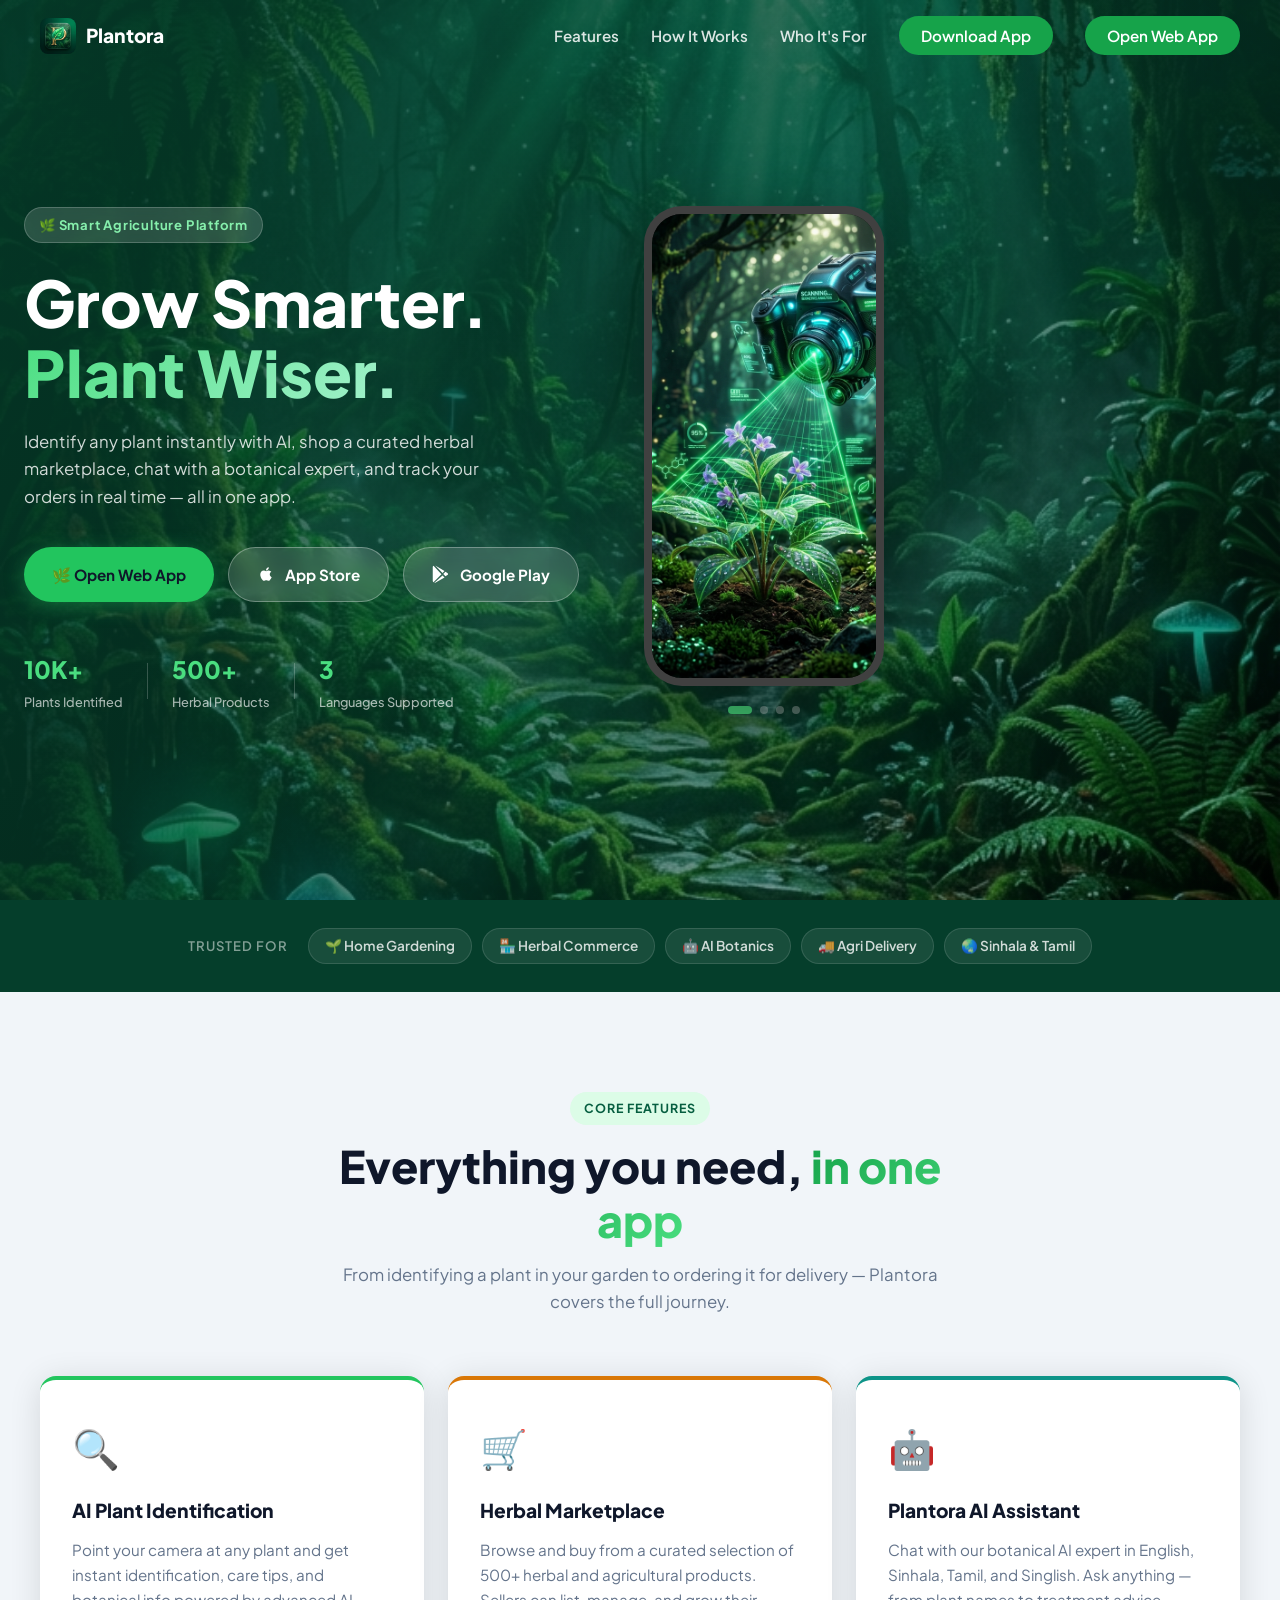
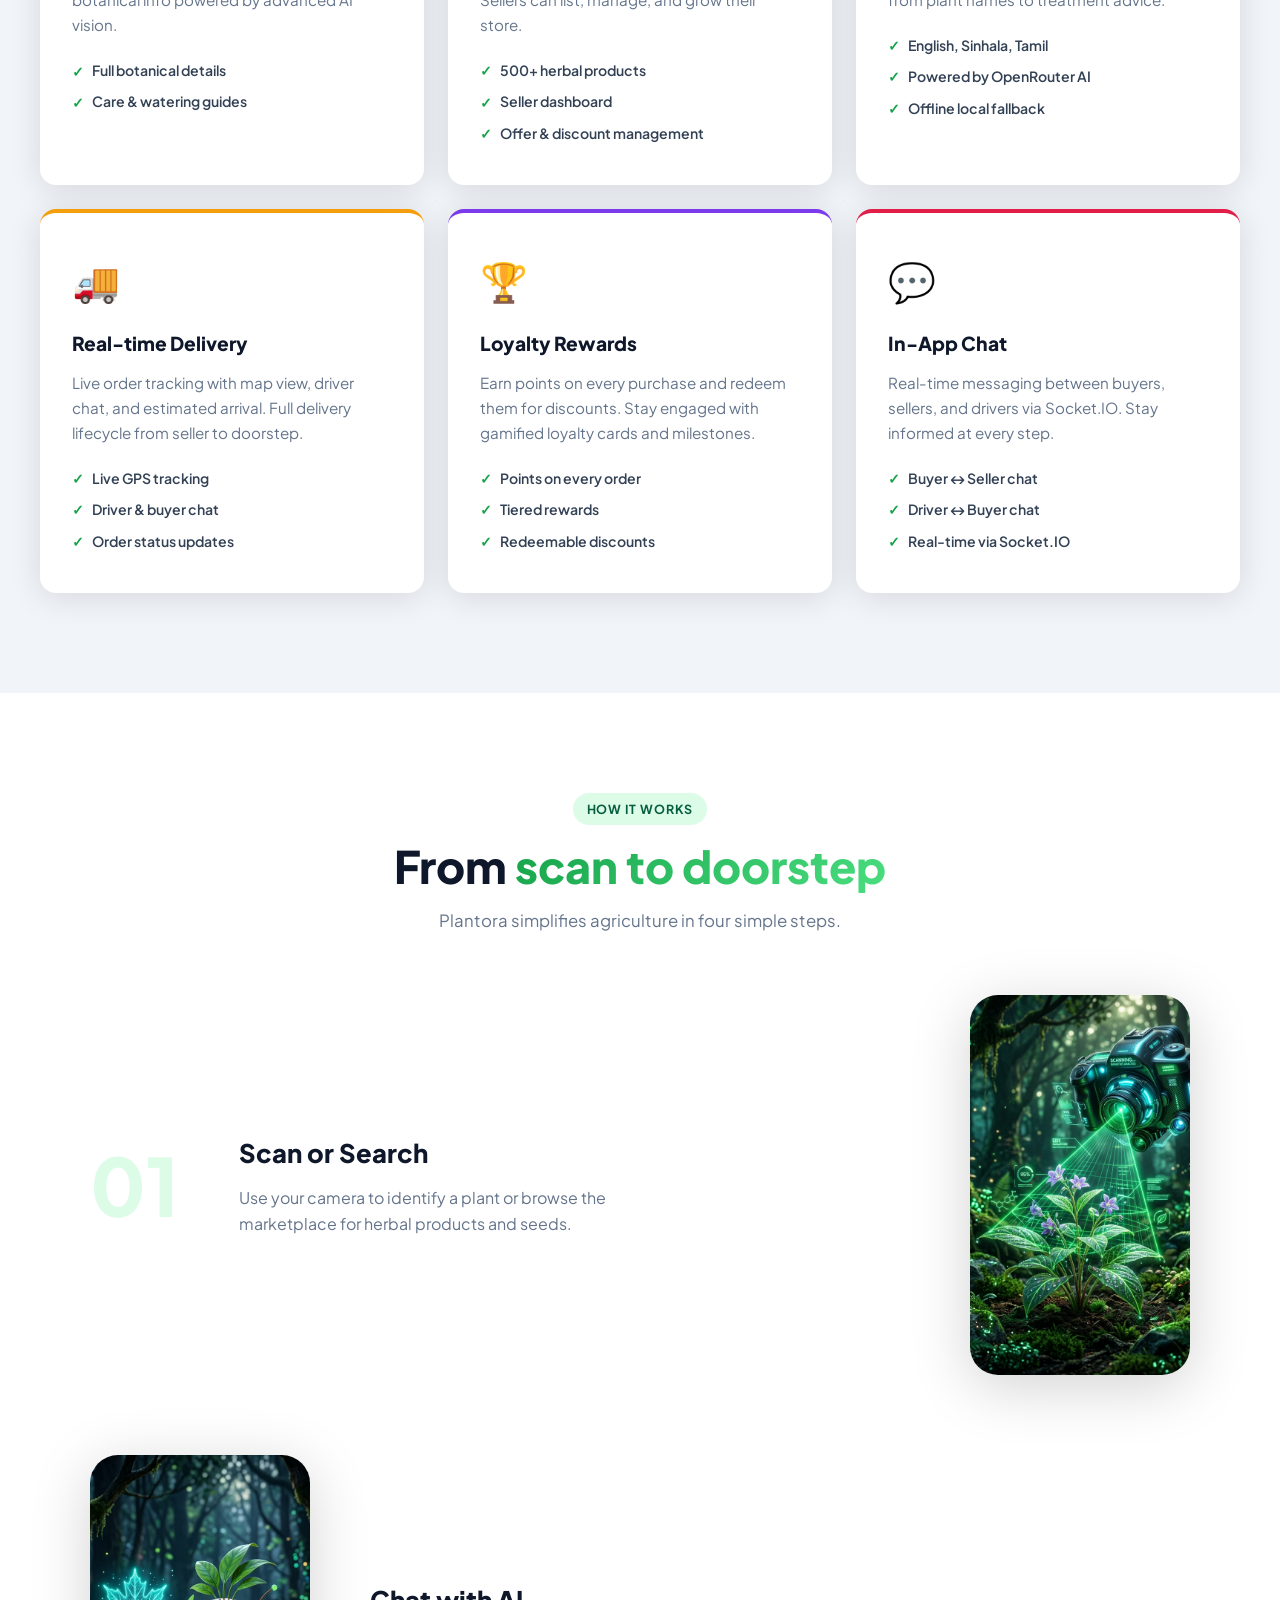
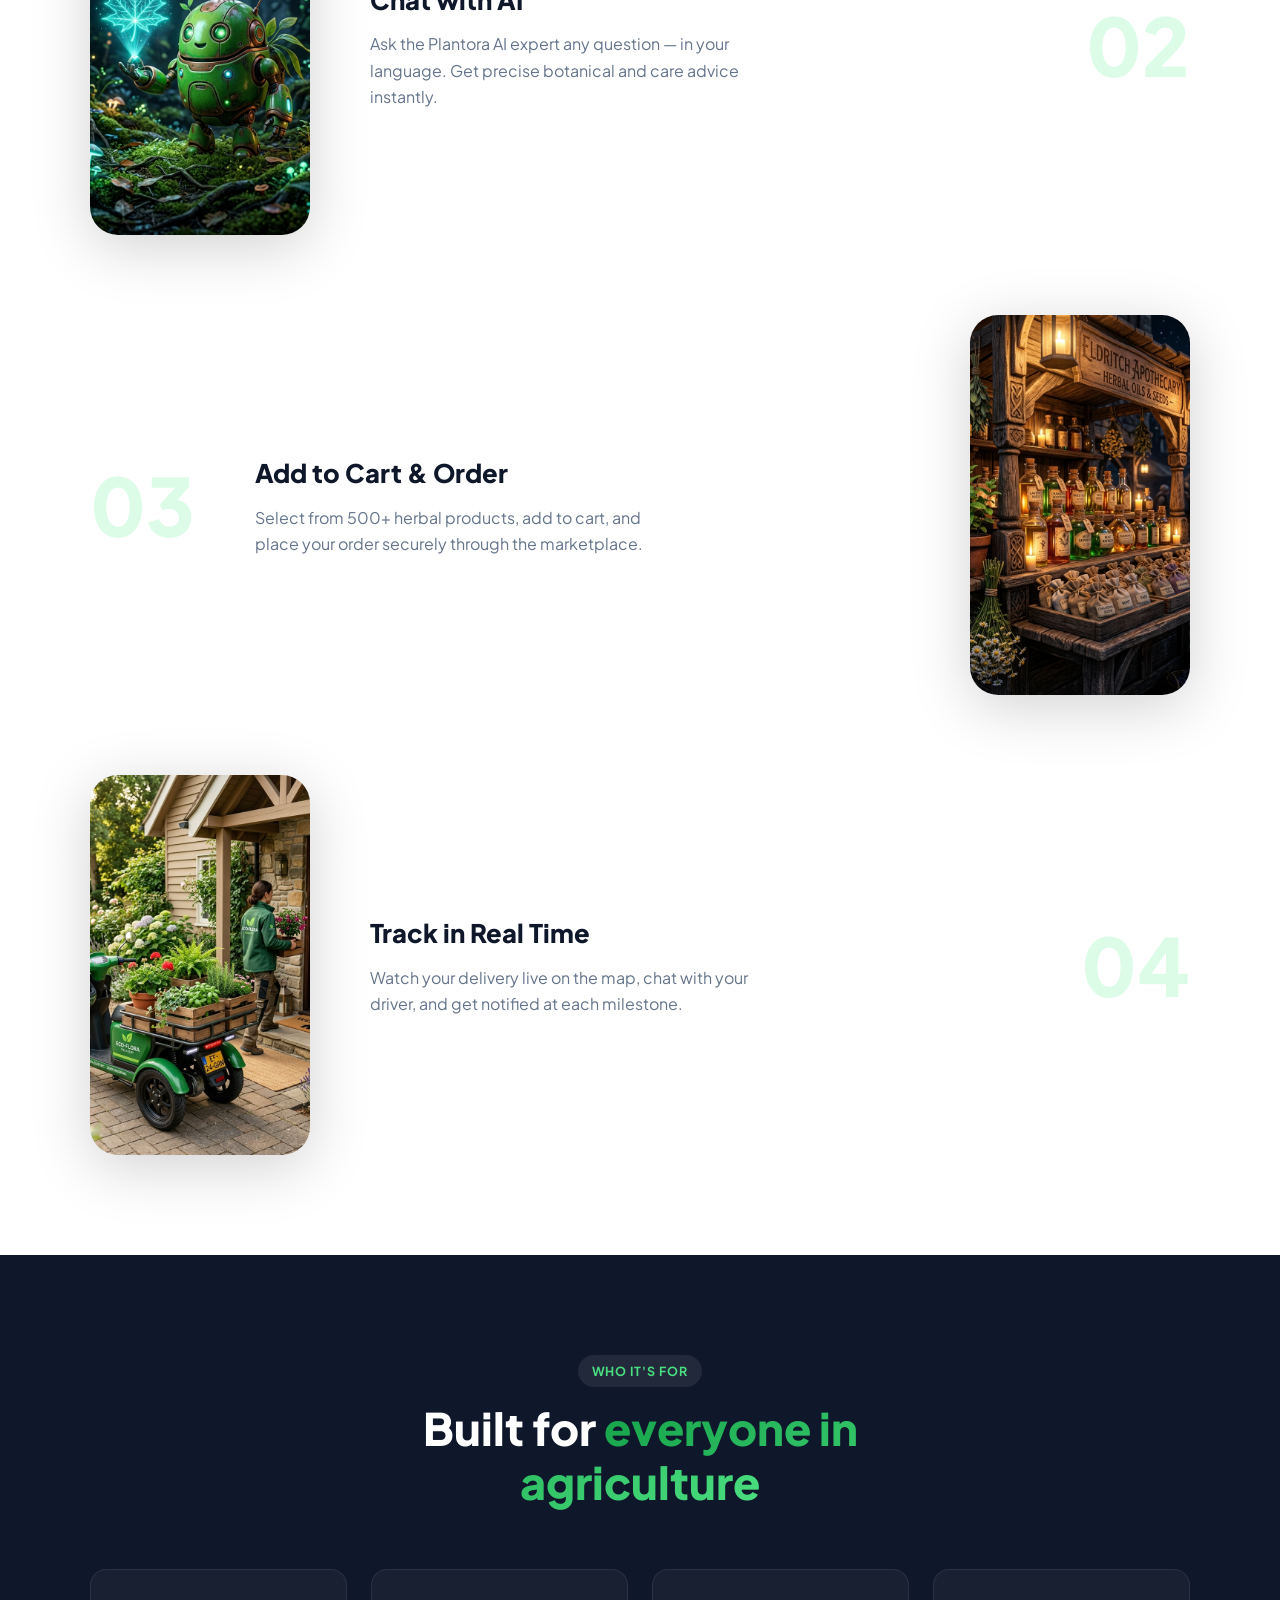
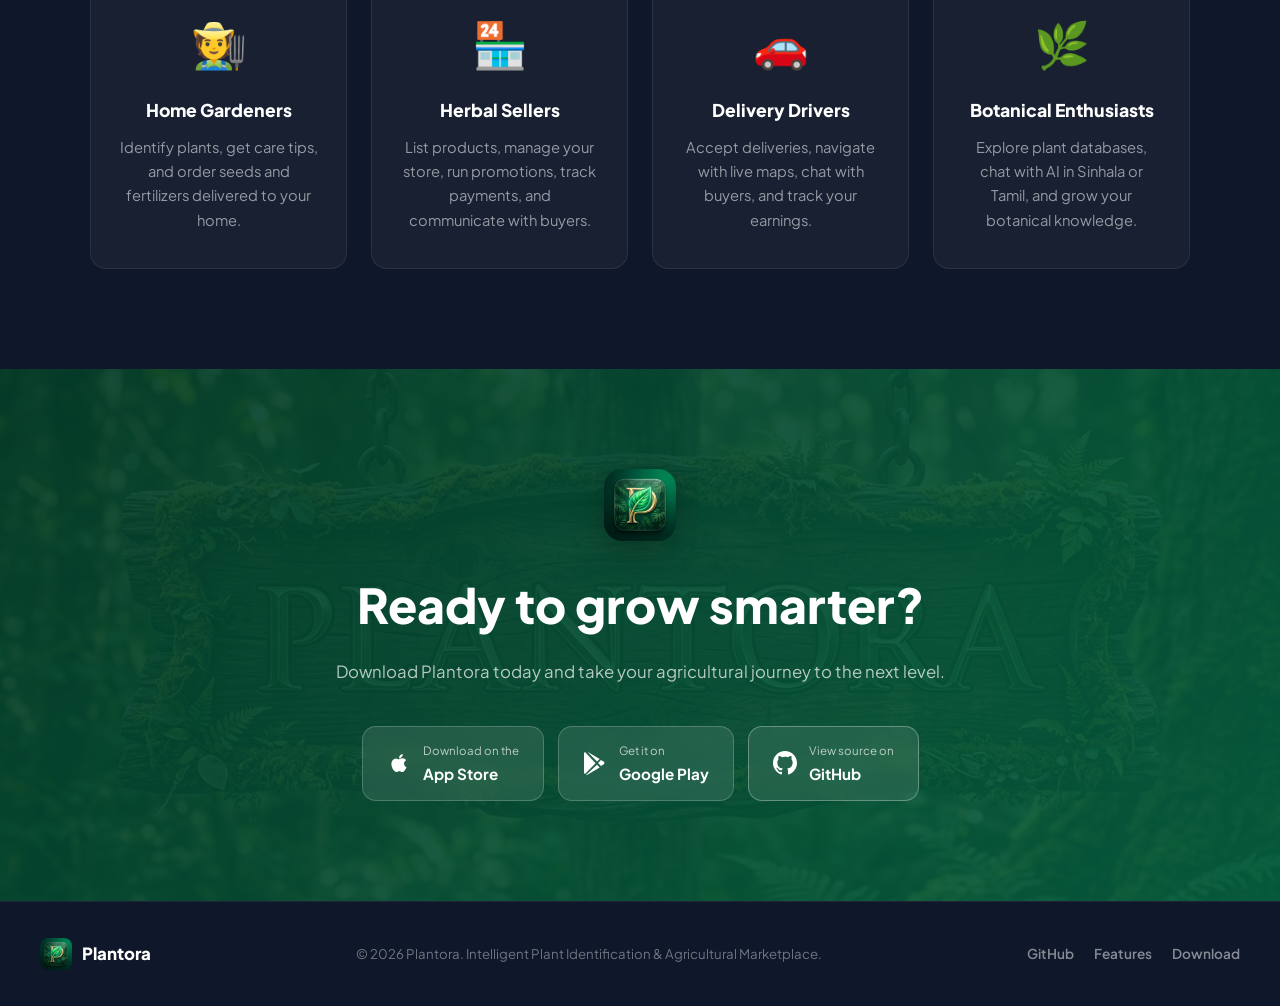
<file: landing.html>
<!DOCTYPE html>
<html lang="en">
<head>
  <meta charset="UTF-8" />
  <meta name="viewport" content="width=device-width, initial-scale=1.0" />
  <title>Plantora — Intelligent Plant Identification & Agricultural Marketplace</title>
  <meta name="description" content="Plantora is your all-in-one smart agriculture companion. Identify plants, shop the herbal marketplace, chat with AI, and track deliveries in real time." />
  <link rel="icon" href="images/plantora_emblem.png" />
  <link rel="preconnect" href="https://fonts.googleapis.com" />
  <link rel="preconnect" href="https://fonts.gstatic.com" crossorigin />
  <link href="https://fonts.googleapis.com/css2?family=Plus+Jakarta+Sans:wght@300;400;500;600;700;800&display=swap" rel="stylesheet" />
  <link rel="stylesheet" href="style.css" />
</head>
<body>

  <!-- ── NAV ─────────────────────────────────────────────────── -->
  <nav id="navbar">
    <div class="nav-inner">
      <a href="#" class="logo">
        <img src="images/plantora_emblem.png" alt="Plantora logo" />
        <span>Plantora</span>
      </a>
      <ul class="nav-links">
        <li><a href="#features">Features</a></li>
        <li><a href="#how">How It Works</a></li>
        <li><a href="#roles">Who It's For</a></li>
        <li><a href="#download" class="btn-nav">Download App</a></li>
        <li><a href="/" class="btn-nav btn-nav--web">Open Web App</a></li>
      </ul>
      <button class="hamburger" id="hamburger" aria-label="Toggle menu">
        <span></span><span></span><span></span>
      </button>
    </div>
  </nav>

  <!-- ── HERO ─────────────────────────────────────────────────── -->
  <section class="hero" id="home">
    <div class="hero-bg"></div>
    <div class="hero-overlay"></div>
    <div class="hero-content">
      <div class="hero-badge">🌿 Smart Agriculture Platform</div>
      <h1>Grow Smarter.<br /><span class="gradient-text">Plant Wiser.</span></h1>
      <p class="hero-sub">Identify any plant instantly with AI, shop a curated herbal marketplace, chat with a botanical expert, and track your orders in real time — all in one app.</p>
      <div class="hero-actions">
        <a href="/" class="btn-primary btn-primary--web">
          🌿 Open Web App
        </a>
        <a href="#download" class="btn-secondary">
          <svg xmlns="http://www.w3.org/2000/svg" viewBox="0 0 24 24" fill="currentColor"><path d="M17.05 20.28c-.98.95-2.05.8-3.08.35-1.09-.46-2.09-.48-3.24 0-1.44.62-2.2.44-3.06-.35C2.79 15.25 3.51 7.7 9.05 7.4c1.35.07 2.29.74 3.08.8 1.18-.24 2.31-.93 3.57-.84 1.51.12 2.65.72 3.4 1.8-3.12 1.87-2.38 5.98.48 7.13-.57 1.39-1.32 2.76-2.54 3.99zM12.03 7.25c-.15-2.23 1.66-4.07 3.74-4.25.29 2.58-2.34 4.5-3.74 4.25z"/></svg>
          App Store
        </a>
        <a href="#download" class="btn-secondary">
          <svg xmlns="http://www.w3.org/2000/svg" viewBox="0 0 24 24" fill="currentColor"><path d="M3.18 23.76c.37.2.8.18 1.16-.04l12.37-7.17-2.67-2.68-10.86 9.89zM20.5 10.56L17.96 9.1 15.06 12l2.9 2.9 2.56-1.48a1.6 1.6 0 000-2.86zM2.01 1.1A1.6 1.6 0 001 2.54v18.92c0 .6.33 1.12.83 1.4l.17.09 10.6-10.61L2.01 1.1zm2.33-.38l12.37 7.17-2.67 2.67L4.34.72z"/></svg>
          Google Play
        </a>
      </div>
      <div class="hero-stats">
        <div class="stat"><span class="stat-num">10K+</span><span class="stat-label">Plants Identified</span></div>
        <div class="stat-divider"></div>
        <div class="stat"><span class="stat-num">500+</span><span class="stat-label">Herbal Products</span></div>
        <div class="stat-divider"></div>
        <div class="stat"><span class="stat-num">3</span><span class="stat-label">Languages Supported</span></div>
      </div>
    </div>
    <div class="hero-mockup">
      <div class="phone-wrap">
        <div class="phone-frame">
          <img src="images/onboarding_plant_id.jpg" alt="Plant identification screen" class="phone-screen active" id="slide-0" />
          <img src="images/onboarding_marketplace.jpg" alt="Marketplace screen" class="phone-screen" id="slide-1" />
          <img src="images/onboarding_ai_chat.jpg" alt="AI Chat screen" class="phone-screen" id="slide-2" />
          <img src="images/onboarding_delivery.jpg" alt="Delivery tracking screen" class="phone-screen" id="slide-3" />
        </div>
        <div class="phone-dots">
          <button type="button" class="dot active" onclick="goSlide(0)" title="Show slide 1" aria-label="Show slide 1"></button>
          <button type="button" class="dot" onclick="goSlide(1)" title="Show slide 2" aria-label="Show slide 2"></button>
          <button type="button" class="dot" onclick="goSlide(3)" title="Show slide 4" aria-label="Show slide 4"></button>
          <button type="button" class="dot" onclick="goSlide(2)" title="Show slide 3" aria-label="Show slide 3"></button>
        </div>
      </div>
    </div>
  </section>

  <!-- ── TRUSTED BY ─────────────────────────────────────────── -->
  <section class="trusted">
    <p class="trusted-label">Trusted for</p>
    <div class="trusted-chips">
      <span>🌱 Home Gardening</span>
      <span>🏪 Herbal Commerce</span>
      <span>🤖 AI Botanics</span>
      <span>🚚 Agri Delivery</span>
      <span>🌏 Sinhala &amp; Tamil</span>
    </div>
  </section>

  <!-- ── FEATURES ───────────────────────────────────────────── -->
  <section class="features" id="features">
    <div class="section-header">
      <div class="section-tag">Core Features</div>
      <h2>Everything you need, <span class="gradient-text">in one app</span></h2>
      <p>From identifying a plant in your garden to ordering it for delivery — Plantora covers the full journey.</p>
    </div>
    <div class="features-grid">

      <div class="feature-card card-green">
        <div class="feature-icon">🔍</div>
        <h3>AI Plant Identification</h3>
        <p>Point your camera at any plant and get instant identification, care tips, and botanical info powered by advanced AI vision.</p>
        <ul class="feature-list">
          
          <li>Full botanical details</li>
          <li>Care & watering guides</li>
        </ul>
      </div>

      <div class="feature-card card-earth">
        <div class="feature-icon">🛒</div>
        <h3>Herbal Marketplace</h3>
        <p>Browse and buy from a curated selection of 500+ herbal and agricultural products. Sellers can list, manage, and grow their store.</p>
        <ul class="feature-list">
          <li>500+ herbal products</li>
          <li>Seller dashboard</li>
          <li>Offer & discount management</li>
        </ul>
      </div>

      <div class="feature-card card-teal">
        <div class="feature-icon">🤖</div>
        <h3>Plantora AI Assistant</h3>
        <p>Chat with our botanical AI expert in English, Sinhala, Tamil, and Singlish. Ask anything — from plant names to treatment advice.</p>
        <ul class="feature-list">
          <li>English, Sinhala, Tamil</li>
          <li>Powered by OpenRouter AI</li>
          <li>Offline local fallback</li>
        </ul>
      </div>

      <div class="feature-card card-amber">
        <div class="feature-icon">🚚</div>
        <h3>Real-time Delivery</h3>
        <p>Live order tracking with map view, driver chat, and estimated arrival. Full delivery lifecycle from seller to doorstep.</p>
        <ul class="feature-list">
          <li>Live GPS tracking</li>
          <li>Driver & buyer chat</li>
          <li>Order status updates</li>
        </ul>
      </div>

      <div class="feature-card card-purple">
        <div class="feature-icon">🏆</div>
        <h3>Loyalty Rewards</h3>
        <p>Earn points on every purchase and redeem them for discounts. Stay engaged with gamified loyalty cards and milestones.</p>
        <ul class="feature-list">
          <li>Points on every order</li>
          <li>Tiered rewards</li>
          <li>Redeemable discounts</li>
        </ul>
      </div>

      <div class="feature-card card-rose">
        <div class="feature-icon">💬</div>
        <h3>In-App Chat</h3>
        <p>Real-time messaging between buyers, sellers, and drivers via Socket.IO. Stay informed at every step.</p>
        <ul class="feature-list">
          <li>Buyer ↔ Seller chat</li>
          <li>Driver ↔ Buyer chat</li>
          <li>Real-time via Socket.IO</li>
        </ul>
      </div>

    </div>
  </section>

  <!-- ── HOW IT WORKS ───────────────────────────────────────── -->
  <section class="how" id="how">
    <div class="section-header">
      <div class="section-tag">How It Works</div>
      <h2>From <span class="gradient-text">scan to doorstep</span></h2>
      <p>Plantora simplifies agriculture in four simple steps.</p>
    </div>
    <div class="steps">
      <div class="step">
        <div class="step-num">01</div>
        <div class="step-content">
          <h3>Scan or Search</h3>
          <p>Use your camera to identify a plant or browse the marketplace for herbal products and seeds.</p>
        </div>
        <div class="step-img">
          <img src="images/onboarding_plant_id.jpg" alt="Scan screen" />
        </div>
      </div>
      <div class="step step-reverse">
        <div class="step-num">02</div>
        <div class="step-content">
          <h3>Chat with AI</h3>
          <p>Ask the Plantora AI expert any question — in your language. Get precise botanical and care advice instantly.</p>
        </div>
        <div class="step-img">
          <img src="images/onboarding_ai_chat.jpg" alt="AI chat screen" />
        </div>
      </div>
      <div class="step">
        <div class="step-num">03</div>
        <div class="step-content">
          <h3>Add to Cart &amp; Order</h3>
          <p>Select from 500+ herbal products, add to cart, and place your order securely through the marketplace.</p>
        </div>
        <div class="step-img">
          <img src="images/onboarding_marketplace.jpg" alt="Marketplace screen" />
        </div>
      </div>
      <div class="step step-reverse">
        <div class="step-num">04</div>
        <div class="step-content">
          <h3>Track in Real Time</h3>
          <p>Watch your delivery live on the map, chat with your driver, and get notified at each milestone.</p>
        </div>
        <div class="step-img">
          <img src="images/onboarding_delivery.jpg" alt="Delivery tracking" />
        </div>
      </div>
    </div>
  </section>

  <!-- ── ROLES ─────────────────────────────────────────────── -->
  <section class="roles" id="roles">
    <div class="section-header">
      <div class="section-tag">Who It's For</div>
      <h2>Built for <span class="gradient-text">everyone in agriculture</span></h2>
    </div>
    <div class="roles-grid">
      <div class="role-card">
        <div class="role-emoji">🧑‍🌾</div>
        <h3>Home Gardeners</h3>
        <p>Identify plants, get care tips, and order seeds and fertilizers delivered to your home.</p>
      </div>
      <div class="role-card">
        <div class="role-emoji">🏪</div>
        <h3>Herbal Sellers</h3>
        <p>List products, manage your store, run promotions, track payments, and communicate with buyers.</p>
      </div>
      <div class="role-card">
        <div class="role-emoji">🚗</div>
        <h3>Delivery Drivers</h3>
        <p>Accept deliveries, navigate with live maps, chat with buyers, and track your earnings.</p>
      </div>
      <div class="role-card">
        <div class="role-emoji">🌿</div>
        <h3>Botanical Enthusiasts</h3>
        <p>Explore plant databases, chat with AI in Sinhala or Tamil, and grow your botanical knowledge.</p>
      </div>
    </div>
  </section>

  <!-- ── DOWNLOAD ───────────────────────────────────────────── -->
  <section class="download" id="download">
    <div class="download-bg"></div>
    <div class="download-content">
      <img src="images/plantora_emblem.png" alt="Plantora" class="download-logo" />
      <h2>Ready to grow smarter?</h2>
      <p>Download Plantora today and take your agricultural journey to the next level.</p>
      <div class="download-btns">
        <a href="#" class="btn-store">
          <svg xmlns="http://www.w3.org/2000/svg" viewBox="0 0 24 24" fill="currentColor"><path d="M17.05 20.28c-.98.95-2.05.8-3.08.35-1.09-.46-2.09-.48-3.24 0-1.44.62-2.2.44-3.06-.35C2.79 15.25 3.51 7.7 9.05 7.4c1.35.07 2.29.74 3.08.8 1.18-.24 2.31-.93 3.57-.84 1.51.12 2.65.72 3.4 1.8-3.12 1.87-2.38 5.98.48 7.13-.57 1.39-1.32 2.76-2.54 3.99zM12.03 7.25c-.15-2.23 1.66-4.07 3.74-4.25.29 2.58-2.34 4.5-3.74 4.25z"/></svg>
          <div><small>Download on the</small><strong>App Store</strong></div>
        </a>
        <a href="#" class="btn-store">
          <svg xmlns="http://www.w3.org/2000/svg" viewBox="0 0 24 24" fill="currentColor"><path d="M3.18 23.76c.37.2.8.18 1.16-.04l12.37-7.17-2.67-2.68-10.86 9.89zM20.5 10.56L17.96 9.1 15.06 12l2.9 2.9 2.56-1.48a1.6 1.6 0 000-2.86zM2.01 1.1A1.6 1.6 0 001 2.54v18.92c0 .6.33 1.12.83 1.4l.17.09 10.6-10.61L2.01 1.1zm2.33-.38l12.37 7.17-2.67 2.67L4.34.72z"/></svg>
          <div><small>Get it on</small><strong>Google Play</strong></div>
        </a>
        <a href="https://github.com/Kavishka0002/Agriculture-App" target="_blank" rel="noopener noreferrer" class="btn-store btn-store-gh">
          <svg xmlns="http://www.w3.org/2000/svg" viewBox="0 0 24 24" fill="currentColor"><path d="M12 0C5.37 0 0 5.37 0 12c0 5.3 3.44 9.8 8.2 11.39.6.11.82-.26.82-.58v-2.04c-3.34.73-4.04-1.61-4.04-1.61-.55-1.39-1.34-1.76-1.34-1.76-1.09-.74.08-.73.08-.73 1.2.08 1.84 1.24 1.84 1.24 1.07 1.83 2.81 1.3 3.49 1 .11-.78.42-1.3.76-1.6-2.67-.3-5.47-1.33-5.47-5.93 0-1.31.47-2.38 1.24-3.22-.13-.3-.54-1.52.12-3.18 0 0 1.01-.32 3.3 1.23a11.5 11.5 0 013-.4c1.02.005 2.04.14 3 .4 2.28-1.55 3.29-1.23 3.29-1.23.66 1.66.25 2.88.12 3.18.77.84 1.23 1.91 1.23 3.22 0 4.61-2.81 5.63-5.48 5.92.43.37.81 1.1.81 2.22v3.29c0 .32.22.7.82.58C20.56 21.8 24 17.3 24 12c0-6.63-5.37-12-12-12z"/></svg>
          <div><small>View source on</small><strong>GitHub</strong></div>
        </a>
      </div>
    </div>
  </section>

  <!-- ── FOOTER ─────────────────────────────────────────────── -->
  <footer>
    <div class="footer-inner">
      <div class="footer-brand">
        <img src="images/plantora_emblem.png" alt="Plantora" />
        <span>Plantora</span>
      </div>
      <p class="footer-copy">© 2026 Plantora. Intelligent Plant Identification &amp; Agricultural Marketplace.</p>
      <div class="footer-links">
        <a href="https://github.com/Kavishka0002/Agriculture-App" target="_blank" rel="noopener noreferrer">GitHub</a>
        <a href="#features">Features</a>
        <a href="#download">Download</a>
      </div>
    </div>
  </footer>

  <script src="script.js"></script>
</body>
</html>
</file>
<file: style.css>
/* ── RESET & BASE ─────────────────────────────────────────── */
*, *::before, *::after { box-sizing: border-box; margin: 0; padding: 0; }

:root {
  --green-900: #053E2B;
  --green-800: #065e40;
  --green-600: #16a34a;
  --green-500: #22c55e;
  --green-400: #4ade80;
  --green-300: #86efac;
  --green-100: #dcfce7;
  --earth:     #92400e;
  --earth-lt:  #fef3c7;
  --teal:      #0d9488;
  --amber:     #d97706;
  --purple:    #7c3aed;
  --rose:      #e11d48;
  --gray-900:  #0f172a;
  --gray-800:  #1e293b;
  --gray-700:  #334155;
  --gray-500:  #64748b;
  --gray-200:  #e2e8f0;
  --gray-100:  #f1f5f9;
  --white:     #ffffff;
  --font:      'Plus Jakarta Sans', sans-serif;
  --radius:    16px;
  --shadow:    0 4px 32px rgba(0,0,0,.12);
  --shadow-lg: 0 12px 60px rgba(0,0,0,.18);
}

html { scroll-behavior: smooth; }

body {
  font-family: var(--font);
  color: var(--gray-900);
  background: var(--white);
  line-height: 1.65;
  overflow-x: hidden;
}

img { display: block; max-width: 100%; }
a  { text-decoration: none; color: inherit; }
ul { list-style: none; }

/* ── UTILITIES ─────────────────────────────────────────────── */
.gradient-text {
  background: linear-gradient(135deg, var(--green-600), var(--green-400));
  -webkit-background-clip: text;
  -webkit-text-fill-color: transparent;
  background-clip: text;
}

.section-header {
  text-align: center;
  max-width: 640px;
  margin: 0 auto 60px;
}
.section-tag {
  display: inline-block;
  background: var(--green-100);
  color: var(--green-800);
  font-size: .78rem;
  font-weight: 700;
  letter-spacing: .08em;
  text-transform: uppercase;
  padding: 6px 14px;
  border-radius: 99px;
  margin-bottom: 14px;
}
.section-header h2 {
  font-size: clamp(1.8rem, 4vw, 2.8rem);
  font-weight: 800;
  line-height: 1.2;
  margin-bottom: 14px;
}
.section-header p { color: var(--gray-500); font-size: 1.05rem; }

/* ── NAVBAR ────────────────────────────────────────────────── */
#navbar {
  position: fixed; top: 0; left: 0; right: 0; z-index: 100;
  padding: 0 24px;
  transition: background .3s, box-shadow .3s;
}
#navbar.scrolled {
  background: rgba(255,255,255,.92);
  backdrop-filter: blur(12px);
  -webkit-backdrop-filter: blur(12px);
  box-shadow: 0 2px 20px rgba(0,0,0,.08);
}
.nav-inner {
  max-width: 1200px;
  margin: 0 auto;
  height: 72px;
  display: flex;
  align-items: center;
  justify-content: space-between;
  gap: 24px;
}
.logo {
  display: flex;
  align-items: center;
  gap: 10px;
  font-weight: 800;
  font-size: 1.2rem;
  color: var(--white);
  transition: color .3s;
}
#navbar.scrolled .logo { color: var(--gray-900); }
.logo img { width: 36px; height: 36px; border-radius: 8px; object-fit: cover; }

.nav-links {
  display: flex;
  align-items: center;
  gap: 32px;
}
.nav-links a {
  font-weight: 600;
  font-size: .95rem;
  color: rgba(255,255,255,.85);
  transition: color .2s;
}
#navbar.scrolled .nav-links a { color: var(--gray-700); }
.nav-links a:hover { color: var(--green-400); }
#navbar.scrolled .nav-links a:hover { color: var(--green-600); }

.btn-nav {
  background: var(--green-600) !important;
  color: var(--white) !important;
  padding: 10px 22px;
  border-radius: 99px;
  transition: background .2s, transform .2s !important;
}
.btn-nav:hover { background: var(--green-800) !important; transform: translateY(-1px); }

.hamburger {
  display: none;
  flex-direction: column;
  gap: 5px;
  background: none;
  border: none;
  cursor: pointer;
  padding: 4px;
}
.hamburger span {
  display: block;
  width: 24px; height: 2px;
  background: var(--white);
  border-radius: 2px;
  transition: background .3s;
}
#navbar.scrolled .hamburger span { background: var(--gray-900); }

/* ── HERO ──────────────────────────────────────────────────── */
.hero {
  position: relative;
  min-height: 100vh;
  display: flex;
  align-items: center;
  padding: 100px 24px 80px;
  overflow: hidden;
}
.hero-bg {
  position: absolute; inset: 0;
  background: url('images/plantora_full_bg.jpg') center/cover no-repeat;
  z-index: 0;
}
.hero-overlay {
  position: absolute; inset: 0;
  background: linear-gradient(135deg, rgba(5,62,43,.88) 0%, rgba(5,62,43,.65) 60%, rgba(0,0,0,.3) 100%);
  z-index: 1;
}
.hero-content {
  position: relative; z-index: 2;
  flex: 1;
  max-width: 560px;
  color: var(--white);
}
.hero-badge {
  display: inline-flex;
  align-items: center;
  gap: 6px;
  background: rgba(255,255,255,.15);
  backdrop-filter: blur(8px);
  border: 1px solid rgba(255,255,255,.2);
  color: var(--green-300);
  font-size: .82rem;
  font-weight: 700;
  letter-spacing: .06em;
  padding: 6px 14px;
  border-radius: 99px;
  margin-bottom: 24px;
}
.hero-content h1 {
  font-size: clamp(2.4rem, 6vw, 4rem);
  font-weight: 800;
  line-height: 1.1;
  margin-bottom: 20px;
}
.hero-content h1 .gradient-text {
  background: linear-gradient(135deg, var(--green-400), #a7f3d0);
  -webkit-background-clip: text;
  background-clip: text;
  -webkit-text-fill-color: transparent;
}
.hero-sub {
  font-size: 1.05rem;
  color: rgba(255,255,255,.82);
  margin-bottom: 36px;
  max-width: 480px;
}
.hero-actions {
  display: flex;
  gap: 14px;
  flex-wrap: wrap;
  margin-bottom: 48px;
}
.btn-primary, .btn-secondary {
  display: inline-flex;
  align-items: center;
  gap: 10px;
  padding: 14px 28px;
  border-radius: 99px;
  font-weight: 700;
  font-size: .95rem;
  transition: transform .2s, box-shadow .2s;
}
.btn-primary svg, .btn-secondary svg { width: 18px; height: 18px; }
.btn-primary {
  background: var(--green-500);
  color: var(--gray-900);
  box-shadow: 0 4px 20px rgba(34,197,94,.4);
}
.btn-primary:hover { transform: translateY(-2px); box-shadow: 0 8px 28px rgba(34,197,94,.5); }
.btn-secondary {
  background: rgba(255,255,255,.15);
  color: var(--white);
  border: 1px solid rgba(255,255,255,.3);
  backdrop-filter: blur(8px);
}
.btn-secondary:hover { background: rgba(255,255,255,.25); transform: translateY(-2px); }

.hero-stats {
  display: flex;
  align-items: center;
  gap: 24px;
  flex-wrap: wrap;
}
.stat { display: flex; flex-direction: column; gap: 2px; }
.stat-num { font-size: 1.5rem; font-weight: 800; color: var(--green-400); }
.stat-label { font-size: .8rem; color: rgba(255,255,255,.65); font-weight: 500; }
.stat-divider { width: 1px; height: 36px; background: rgba(255,255,255,.2); }

/* ── PHONE MOCKUP ─────────────────────────────────────────── */
.hero-mockup {
  position: relative; z-index: 2;
  flex: 0 0 auto;
  display: flex;
  justify-content: center;
  padding-left: 60px;
}
.phone-wrap { display: flex; flex-direction: column; align-items: center; gap: 20px; }
.phone-frame {
  width: 240px;
  height: 480px;
  border-radius: 38px;
  border: 8px solid rgba(255,255,255,.25);
  box-shadow: 0 32px 80px rgba(0,0,0,.5), inset 0 0 0 1px rgba(255,255,255,.1);
  overflow: hidden;
  position: relative;
  background: #000;
}
.phone-screen {
  position: absolute; inset: 0;
  width: 100%; height: 100%;
  object-fit: cover;
  opacity: 0;
  transition: opacity .7s ease;
}
.phone-screen.active { opacity: 1; }
.phone-dots { display: flex; gap: 8px; }
.dot {
  width: 8px; height: 8px;
  border-radius: 99px;
  border: none;
  background: rgba(255,255,255,.35);
  cursor: pointer;
  transition: background .3s, width .3s;
}
.dot.active { background: var(--green-400); width: 24px; }

/* ── TRUSTED ───────────────────────────────────────────────── */
.trusted {
  background: var(--green-900);
  padding: 28px 24px;
  display: flex;
  align-items: center;
  justify-content: center;
  gap: 20px;
  flex-wrap: wrap;
}
.trusted-label {
  color: rgba(255,255,255,.5);
  font-size: .82rem;
  font-weight: 600;
  text-transform: uppercase;
  letter-spacing: .08em;
}
.trusted-chips {
  display: flex;
  gap: 10px;
  flex-wrap: wrap;
  justify-content: center;
}
.trusted-chips span {
  background: rgba(255,255,255,.08);
  border: 1px solid rgba(255,255,255,.12);
  color: rgba(255,255,255,.8);
  font-size: .85rem;
  font-weight: 600;
  padding: 6px 16px;
  border-radius: 99px;
}

/* ── FEATURES ──────────────────────────────────────────────── */
.features {
  padding: 100px 24px;
  background: var(--gray-100);
}
.features-grid {
  max-width: 1200px;
  margin: 0 auto;
  display: grid;
  grid-template-columns: repeat(auto-fit, minmax(320px, 1fr));
  gap: 24px;
}
.feature-card {
  background: var(--white);
  border-radius: var(--radius);
  padding: 36px 32px;
  box-shadow: var(--shadow);
  border-top: 4px solid transparent;
  transition: transform .25s, box-shadow .25s;
}
.feature-card:hover { transform: translateY(-6px); box-shadow: var(--shadow-lg); }
.card-green  { border-color: var(--green-500); }
.card-earth  { border-color: var(--amber); }
.card-teal   { border-color: var(--teal); }
.card-amber  { border-color: #f59e0b; }
.card-purple { border-color: var(--purple); }
.card-rose   { border-color: var(--rose); }

.feature-icon { font-size: 2.4rem; margin-bottom: 16px; }
.feature-card h3 { font-size: 1.2rem; font-weight: 800; margin-bottom: 10px; }
.feature-card p  { color: var(--gray-500); font-size: .95rem; margin-bottom: 18px; }
.feature-list li {
  font-size: .88rem;
  font-weight: 600;
  color: var(--gray-700);
  padding: 4px 0 4px 20px;
  position: relative;
}
.feature-list li::before {
  content: '✓';
  position: absolute; left: 0;
  color: var(--green-600);
  font-weight: 800;
}

/* ── HOW IT WORKS ─────────────────────────────────────────── */
.how {
  padding: 100px 24px;
  background: var(--white);
}
.steps {
  max-width: 1100px;
  margin: 0 auto;
  display: flex;
  flex-direction: column;
  gap: 80px;
}
.step {
  display: flex;
  align-items: center;
  gap: 60px;
}
.step-reverse { flex-direction: row-reverse; }
.step-num {
  font-size: 5rem;
  font-weight: 900;
  line-height: 1;
  color: var(--green-100);
  flex-shrink: 0;
  min-width: 80px;
}
.step-content { flex: 1; }
.step-content h3 {
  font-size: 1.6rem;
  font-weight: 800;
  margin-bottom: 10px;
}
.step-content p { color: var(--gray-500); font-size: 1rem; max-width: 400px; }
.step-img {
  flex: 0 0 auto;
  width: 220px;
}
.step-img img {
  width: 220px;
  height: 380px;
  object-fit: cover;
  border-radius: 28px;
  box-shadow: var(--shadow-lg);
}

/* ── ROLES ─────────────────────────────────────────────────── */
.roles {
  padding: 100px 24px;
  background: var(--gray-900);
}
.roles .section-header h2  { color: var(--white); }
.roles .section-header p   { color: rgba(255,255,255,.55); }
.roles .section-tag {
  background: rgba(255,255,255,.08);
  color: var(--green-400);
}
.roles-grid {
  max-width: 1100px;
  margin: 0 auto;
  display: grid;
  grid-template-columns: repeat(auto-fit, minmax(240px, 1fr));
  gap: 24px;
}
.role-card {
  background: rgba(255,255,255,.04);
  border: 1px solid rgba(255,255,255,.08);
  border-radius: var(--radius);
  padding: 36px 28px;
  text-align: center;
  transition: background .25s, transform .25s;
}
.role-card:hover {
  background: rgba(255,255,255,.08);
  transform: translateY(-4px);
}
.role-emoji { font-size: 2.8rem; margin-bottom: 16px; }
.role-card h3 { color: var(--white); font-weight: 800; font-size: 1.1rem; margin-bottom: 10px; }
.role-card p  { color: rgba(255,255,255,.55); font-size: .92rem; }

/* ── DOWNLOAD ─────────────────────────────────────────────── */
.download {
  position: relative;
  padding: 100px 24px;
  text-align: center;
  overflow: hidden;
}
.download-bg {
  position: absolute; inset: 0;
  background: linear-gradient(135deg, var(--green-900), var(--green-800));
  z-index: 0;
}
.download-bg::after {
  content: '';
  position: absolute; inset: 0;
  background: url('images/plantora_wood_sign.jpg') center/cover no-repeat;
  opacity: .07;
}
.download-content {
  position: relative; z-index: 1;
  max-width: 640px;
  margin: 0 auto;
}
.download-logo {
  width: 72px; height: 72px;
  border-radius: 18px;
  margin: 0 auto 24px;
  object-fit: cover;
  box-shadow: 0 8px 32px rgba(0,0,0,.3);
}
.download-content h2 {
  font-size: clamp(2rem, 5vw, 3rem);
  font-weight: 800;
  color: var(--white);
  margin-bottom: 14px;
}
.download-content p { color: rgba(255,255,255,.7); font-size: 1.05rem; margin-bottom: 40px; }
.download-btns {
  display: flex;
  gap: 14px;
  justify-content: center;
  flex-wrap: wrap;
}
.btn-store {
  display: inline-flex;
  align-items: center;
  gap: 12px;
  background: rgba(255,255,255,.1);
  border: 1px solid rgba(255,255,255,.2);
  color: var(--white);
  padding: 14px 24px;
  border-radius: 14px;
  backdrop-filter: blur(8px);
  transition: background .2s, transform .2s;
}
.btn-store:hover { background: rgba(255,255,255,.18); transform: translateY(-2px); }
.btn-store svg { width: 24px; height: 24px; flex-shrink: 0; }
.btn-store div { text-align: left; display: flex; flex-direction: column; gap: 1px; }
.btn-store small { font-size: .72rem; opacity: .7; }
.btn-store strong { font-size: .95rem; font-weight: 700; }
.btn-store-gh { border-color: rgba(255,255,255,.3); }

/* ── FOOTER ────────────────────────────────────────────────── */
footer {
  background: var(--gray-900);
  border-top: 1px solid rgba(255,255,255,.06);
  padding: 36px 24px;
}
.footer-inner {
  max-width: 1200px;
  margin: 0 auto;
  display: flex;
  align-items: center;
  justify-content: space-between;
  flex-wrap: wrap;
  gap: 16px;
}
.footer-brand {
  display: flex;
  align-items: center;
  gap: 10px;
  font-weight: 800;
  color: var(--white);
  font-size: 1.05rem;
}
.footer-brand img { width: 32px; height: 32px; border-radius: 8px; object-fit: cover; }
.footer-copy { color: rgba(255,255,255,.4); font-size: .83rem; }
.footer-links { display: flex; gap: 20px; }
.footer-links a {
  color: rgba(255,255,255,.5);
  font-size: .85rem;
  font-weight: 600;
  transition: color .2s;
}
.footer-links a:hover { color: var(--green-400); }

/* ── RESPONSIVE ─────────────────────────────────────────────── */
@media (max-width: 900px) {
  .hero {
    flex-direction: column;
    text-align: center;
    padding-top: 120px;
  }
  .hero-content { max-width: 100%; }
  .hero-sub { margin-left: auto; margin-right: auto; }
  .hero-actions { justify-content: center; }
  .hero-stats { justify-content: center; }
  .hero-mockup { padding-left: 0; padding-top: 40px; }

  .step, .step-reverse { flex-direction: column; align-items: flex-start; gap: 24px; }
  .step-num { font-size: 3rem; }
  .step-img { width: 100%; }
  .step-img img { width: 100%; height: 260px; }
}

@media (max-width: 640px) {
  .nav-links { display: none; }
  .hamburger { display: flex; }
  .nav-links.open {
    display: flex;
    flex-direction: column;
    position: fixed;
    inset: 72px 0 0 0;
    background: rgba(5,62,43,.97);
    backdrop-filter: blur(12px);
    padding: 40px 24px;
    gap: 24px;
    align-items: flex-start;
    z-index: 99;
  }
  .nav-links.open a { font-size: 1.2rem; color: var(--white) !important; }
  .btn-nav { margin-top: 8px; }

  .footer-inner { flex-direction: column; align-items: center; text-align: center; }

  .download-btns { flex-direction: column; align-items: center; }
}

/* ── ANIMATIONS ─────────────────────────────────────────────── */
@keyframes fadeUp {
  from { opacity: 0; transform: translateY(30px); }
  to   { opacity: 1; transform: translateY(0); }
}
.feature-card, .role-card, .step {
  opacity: 0;
  animation: fadeUp .6s ease forwards;
  animation-play-state: paused;
}
.feature-card.visible, .role-card.visible, .step.visible {
  animation-play-state: running;
}
.feature-card:nth-child(2) { animation-delay: .1s; }
.feature-card:nth-child(3) { animation-delay: .2s; }
.feature-card:nth-child(4) { animation-delay: .3s; }
.feature-card:nth-child(5) { animation-delay: .4s; }
.feature-card:nth-child(6) { animation-delay: .5s; }
.step:nth-child(2) { animation-delay: .1s; }
.step:nth-child(3) { animation-delay: .2s; }
.step:nth-child(4) { animation-delay: .3s; }
.role-card:nth-child(2) { animation-delay: .1s; }
.role-card:nth-child(3) { animation-delay: .2s; }
.role-card:nth-child(4) { animation-delay: .3s; }
</file>
